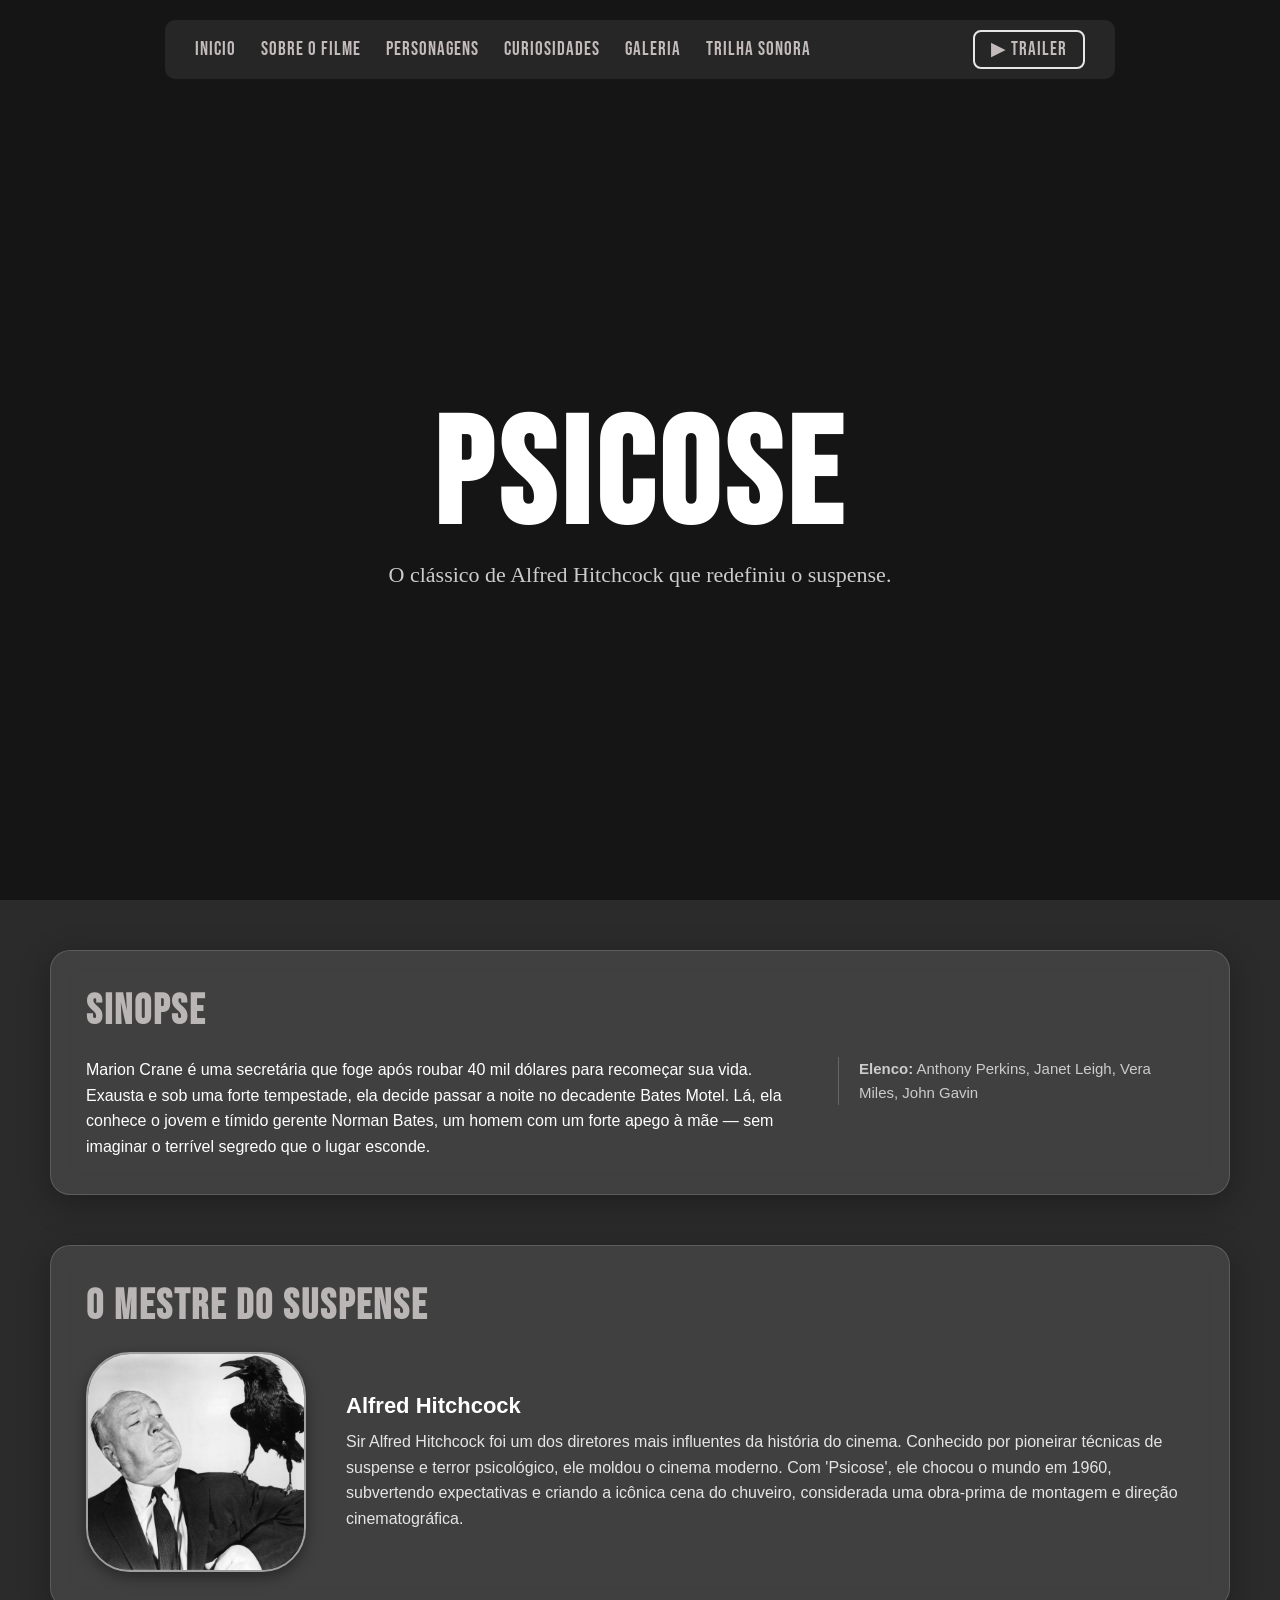
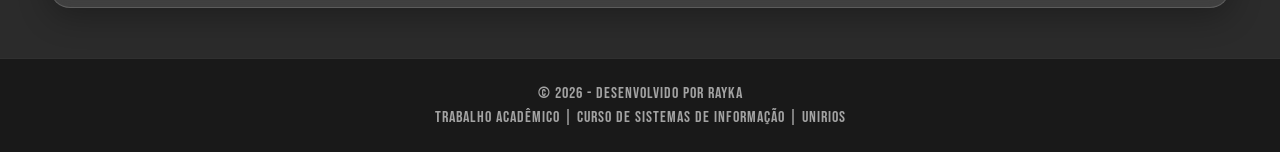
<file: index.html>
<!DOCTYPE html>
<html lang="pt-br">
<head>
    <meta charset="UTF-8">
    <meta name="viewport" content="width=device-width, initial-scale=1.0">
    <title>Psicose</title>
    <link rel="preconnect" href="https://fonts.googleapis.com">
    <link rel="preconnect" href="https://fonts.gstatic.com" crossorigin>
    <link href="https://fonts.googleapis.com/css2?family=Bebas+Neue&display=swap" rel="stylesheet">
    <link rel="stylesheet" href="css/style.css">
</head>
<body>

<div class="fundo-site">
    <video autoplay loop muted playsinline preload="auto" class="video-fundo">
        <source src="./videos/videoplayback.mp4" type="video/mp4">
    </video>
    <div class="camada-escura"></div>
</div>
    <div class="conteudo-site">
        
        <header id="cabecalho">
            <nav id="menu">
                <ul>
                    <li><a href="index.html">INICIO</a></li>
                    <li><a href="pages/sobre.html">SOBRE O FILME</a></li>
                    <li><a href="pages/personagens.html">PERSONAGENS</a></li>
                    <li><a href="pages/curiosidades.html">CURIOSIDADES</a></li>
                    <li><a href="pages/galeria.html">GALERIA</a></li>
                    <li><a href="pages/trilha-sonora.html">TRILHA SONORA</a></li>
                </ul>
                    <a href="https://youtu.be/BwVKSGu8wEA?si=iyIcvE0Y4jxxfkqZ" target="_blank" class="btn-trailer">
                        ▶ TRAILER
                </a>
            </nav>
        </header>

        <main class="secao-principal">
            <div class="titulo-central">
                <h1>PSICOSE</h1>
                <p>O clássico de Alfred Hitchcock que redefiniu o suspense.</p>
            </div>
        </main>
    </div>

        <div class="container-cards-netflix">
            <section class="card-netflix">
                <h2 class="titulo-card">SINOPSE</h2>
                <div class="conteudo-sinopse-grid">
                    <div class="texto-sinopse">
                        <p>Marion Crane é uma secretária que foge após roubar 40 mil dólares para recomeçar sua vida. Exausta e sob uma forte tempestade, ela decide passar a noite no decadente Bates Motel. Lá, ela conhece o jovem e tímido gerente Norman Bates, um homem com um forte apego à mãe — sem imaginar o terrível segredo que o lugar esconde.</p>
                    </div>
                    <div class="elenco-sinopse">
                        <p><strong>Elenco:</strong> Anthony Perkins, Janet Leigh, Vera Miles, John Gavin</p>
                    </div>
                </div>
            </section>


            <section class="card-netflix">
                <h2 class="titulo-card">O MESTRE DO SUSPENSE</h2>
                <div class="conteudo-autor-grid">
                    <img src="./images/personagens/alfred_hitchcock.jpg" alt="Alfred Hitchcock" class="foto-autor-card">
                    <div class="texto-autor">
                        <h3>Alfred Hitchcock</h3>
                        <p>Sir Alfred Hitchcock foi um dos diretores mais influentes da história do cinema. Conhecido por pioneirar técnicas de suspense e terror psicológico, ele moldou o cinema moderno. Com 'Psicose', ele chocou o mundo em 1960, subvertendo expectativas e criando a icônica cena do chuveiro, considerada uma obra-prima de montagem e direção cinematográfica.</p>
                    </div>
                </div>
            </section>
        </div>
       <footer class="rodape-academic">
    <div class="conteudo-rodape">
        <p>&copy; 2026 - Desenvolvido por Rayka</p>
        <p>Trabalho Acadêmico | Curso de Sistemas de Informação | UniRios</p>
    </div>
</footer> 
</body>
</file>
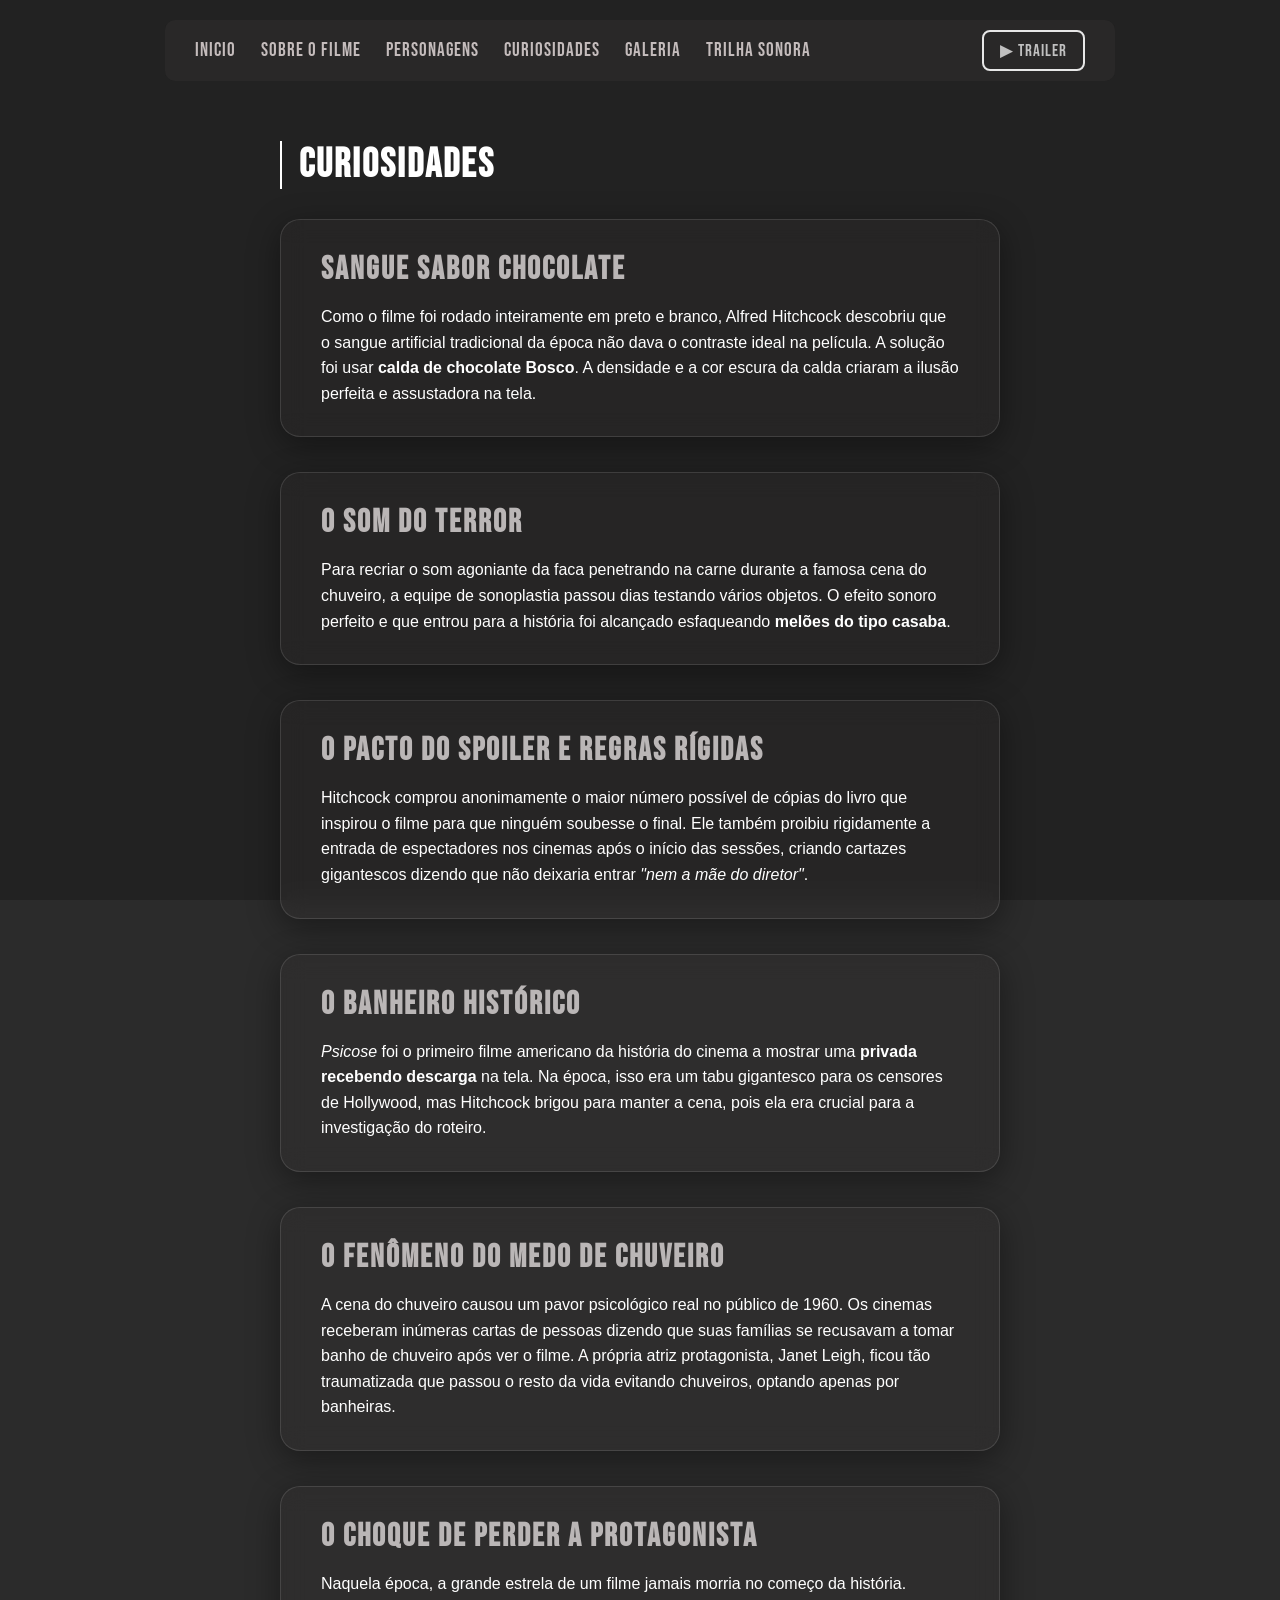
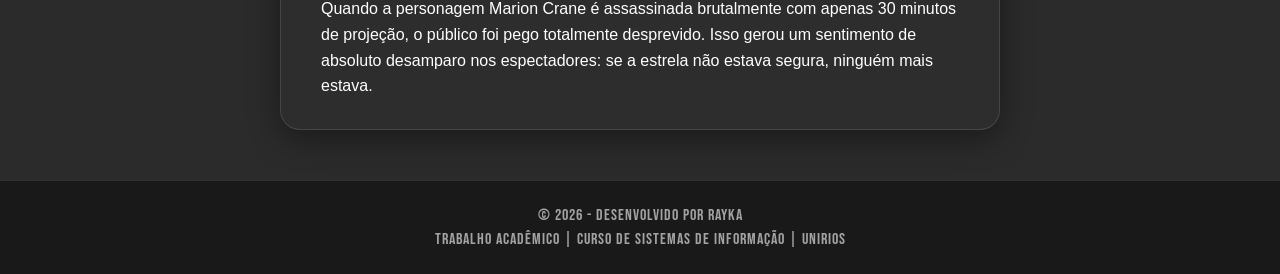
<file: pages/curiosidades.html>
<!DOCTYPE html>
<html lang="pt-br">
<head>
    <meta charset="UTF-8">
    <meta name="viewport" content="width=device-width, initial-scale=1.0">
    <title>Psicose - Personagens</title>
    <link rel="preconnect" href="https://fonts.googleapis.com">
    <link rel="preconnect" href="https://fonts.gstatic.com" crossorigin>
    <link href="https://fonts.googleapis.com/css2?family=Bebas+Neue&display=swap" rel="stylesheet">
    <link rel="stylesheet" href="../css/style.css"> 
</head>
<body>

<div class="fundo-site-curiosidades">
    <video autoplay loop muted playsinline class="video-exclusivo-curiosidades">
        <source src="../videos/videoplayback.mp4" type="video/mp4">
    </video>
    <div class="camada-escura-curiosidades"></div>
</div>

<header id="cabecalho">
    <nav id="menu">
        <ul>
            <li><a href="../index.html">INICIO</a></li>
            <li><a href="sobre.html">Sobre O FILME</a></li>
            <li><a href="personagens.html">PERSONAGENS</a></li>
            <li><a href="curiosidades.html">CURIOSIDADES</a></li>
            <li><a href="galeria.html">GALERIA</a></li>
            <li><a href="trilha-sonora.html">TRILHA SONORA</a></li>
        </ul>
        <button class="btn-trailer">▶ TRAILER</button>
    </nav>
</header>

<div class="conteudo-curiosidades">
    <h1 class="titulo-pagina">CURIOSIDADES</h1>

    <div class="grid-sobre">
            
            <div class="card-sobre">
                <h2>Sangue Sabor Chocolate </h2>
                <p>
                    Como o filme foi rodado inteiramente em preto e branco, Alfred Hitchcock descobriu que o sangue artificial tradicional da época não dava o contraste ideal na película. A solução foi usar <strong>calda de chocolate Bosco</strong>. A densidade e a cor escura da calda criaram a ilusão perfeita e assustadora na tela.
                </p>
            </div>

            <div class="card-sobre">
                <h2>O Som do Terror </h2>
                <p>
                    Para recriar o som agoniante da faca penetrando na carne durante a famosa cena do chuveiro, a equipe de sonoplastia passou dias testando vários objetos. O efeito sonoro perfeito e que entrou para a história foi alcançado esfaqueando <strong>melões do tipo casaba</strong>.
                </p>
            </div>

            <div class="card-sobre">
                <h2>O Pacto do Spoiler e Regras Rígidas </h2>
                <p>
                    Hitchcock comprou anonimamente o maior número possível de cópias do livro que inspirou o filme para que ninguém soubesse o final. Ele também proibiu rigidamente a entrada de espectadores nos cinemas após o início das sessões, criando cartazes gigantescos dizendo que não deixaria entrar <em>"nem a mãe do diretor"</em>.
                </p>
            </div>

            <div class="card-sobre">
                <h2>O Banheiro Histórico </h2>
                <p>
                    <em>Psicose</em> foi o primeiro filme americano da história do cinema a mostrar uma <strong>privada recebendo descarga</strong> na tela. Na época, isso era um tabu gigantesco para os censores de Hollywood, mas Hitchcock brigou para manter a cena, pois ela era crucial para a investigação do roteiro.
                </p>
            </div>

            <div class="card-sobre">
                <h2>O Fenômeno do Medo de Chuveiro </h2>
                <p>
                    A cena do chuveiro causou um pavor psicológico real no público de 1960. Os cinemas receberam inúmeras cartas de pessoas dizendo que suas famílias se recusavam a tomar banho de chuveiro após ver o filme. A própria atriz protagonista, Janet Leigh, ficou tão traumatizada que passou o resto da vida evitando chuveiros, optando apenas por banheiras.
                </p>
            </div>

            <div class="card-sobre">
                <h2>O Choque de Perder a Protagonista </h2>
                <p>
                    Naquela época, a grande estrela de um filme jamais morria no começo da história. Quando a personagem Marion Crane é assassinada brutalmente com apenas 30 minutos de projeção, o público foi pego totalmente desprevido. Isso gerou um sentimento de absoluto desamparo nos espectadores: se a estrela não estava segura, ninguém mais estava.
                </p>
            </div>

        </div>
    </main>
</div>
<footer class="rodape-academic">
    <div class="conteudo-rodape">
        <p>&copy; 2026 - Desenvolvido por Rayka</p>
        <p>Trabalho Acadêmico | Curso de Sistemas de Informação | UniRios</p>
    </div>
</footer>
</body>
</html>
</file>
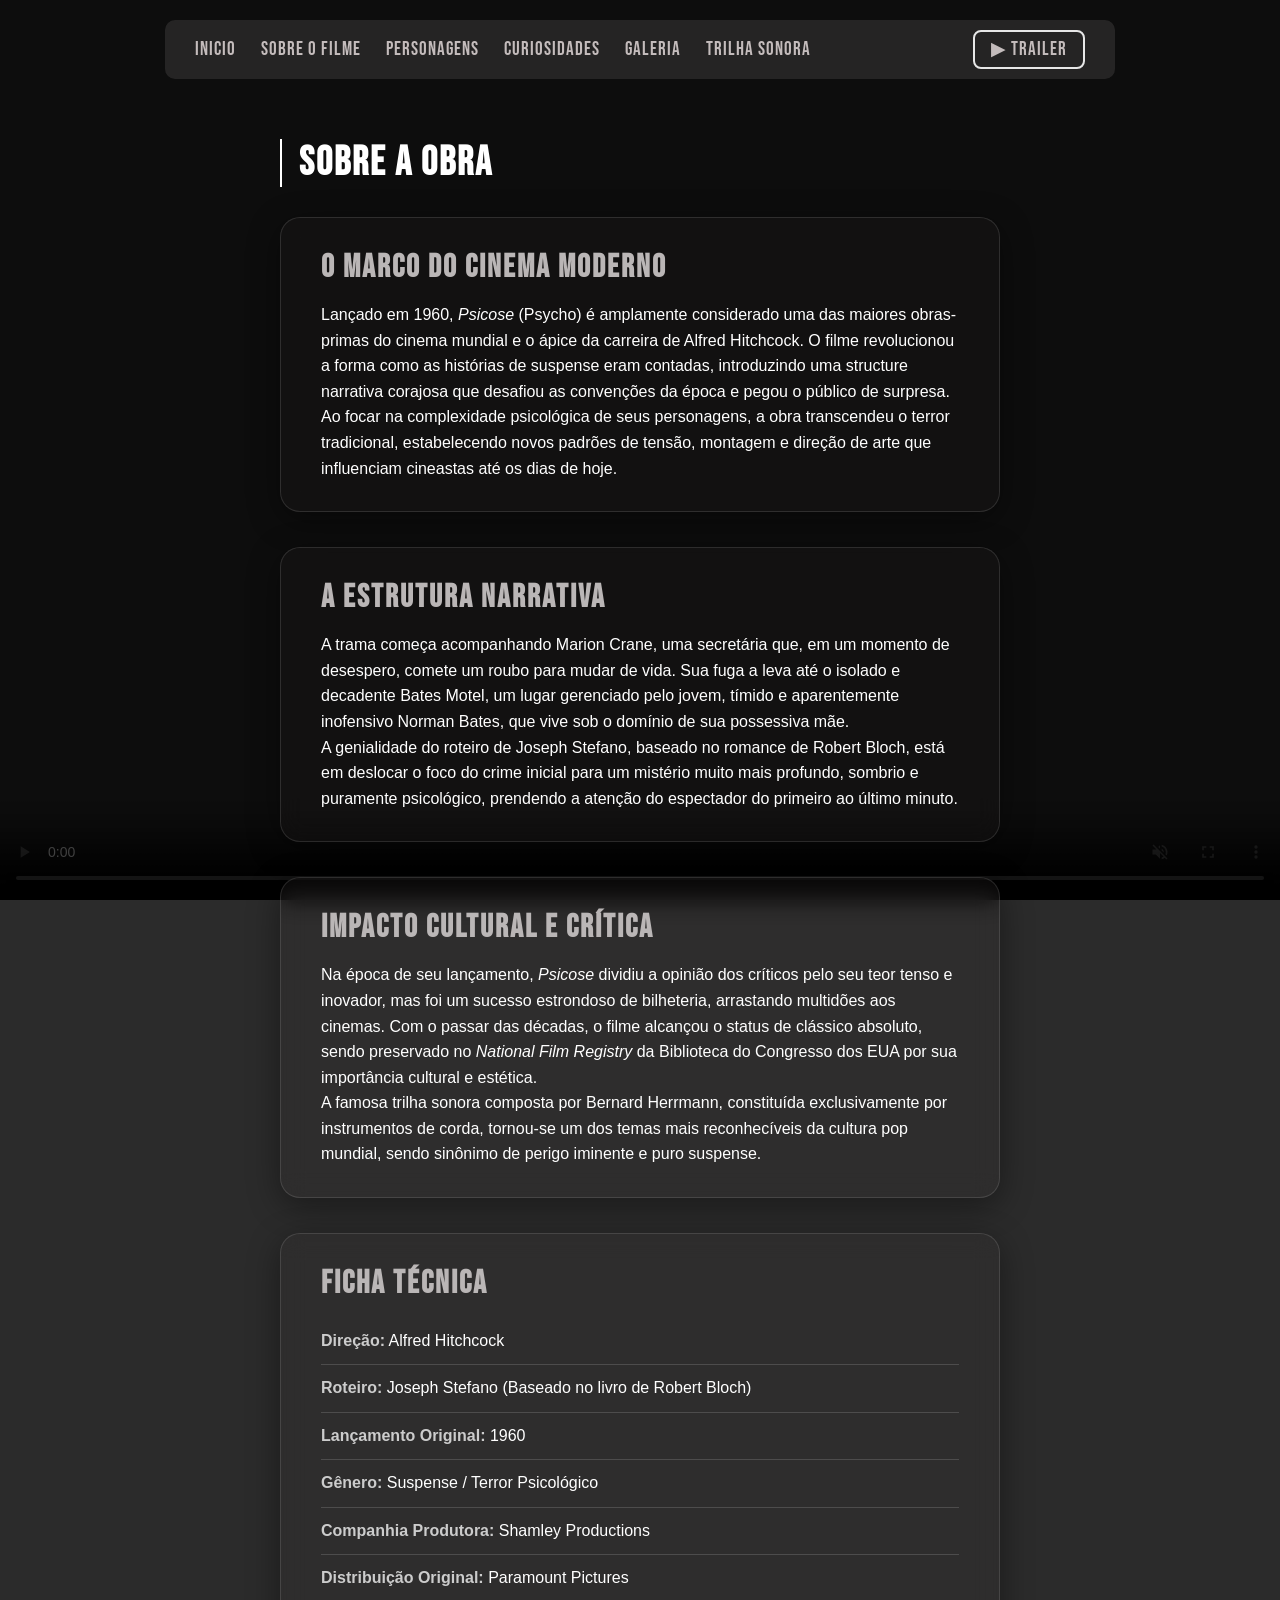
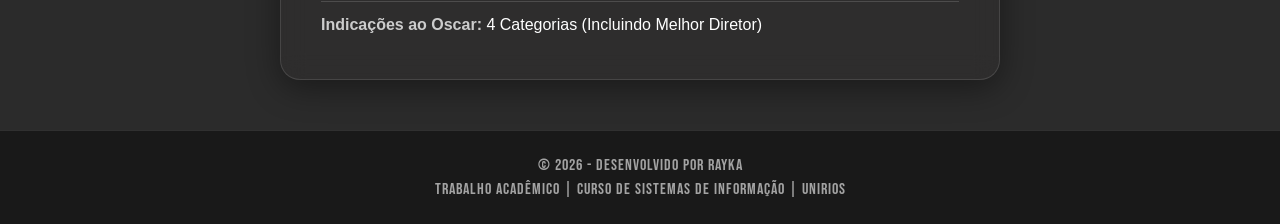
<file: pages/sobre.html>
<!DOCTYPE html>
<html lang="pt-br">
<head>
    <meta charset="UTF-8">
    <meta name="viewport" content="width=device-width, initial-scale=1.0">
    <title>Psicose - Sobre o Filme</title>
    <link rel="preconnect" href="https://fonts.googleapis.com">
    <link rel="preconnect" href="https://fonts.gstatic.com" crossorigin>
    <link href="https://fonts.googleapis.com/css2?family=Bebas+Neue&display=swap" rel="stylesheet">
    <link rel="stylesheet" href="../css/style.css"> 
</head>
<body>
<div class="fundo-site-sobre">
    <video controls autoplay muted loop width="500" class="video-exclusivo-sobre">
    <source src="../videos/videoplayback.mp4" type="video/mp4" 
    </video>
    <div class="camada-escura-sobre"></div>
</div>

<header id="cabecalho">
    <nav id="menu">
    <ul>
        <li><a href="../index.html">INICIO</a></li>
        <li><a href="sobre.html">Sobre O FILME</a></li>
        <li><a href="personagens.html">PERSONAGENS</a></li>
        <li><a href="curiosidades.html">CURIOSIDADES</a></li>
        <li><a href="galeria.html">GALERIA</a></li>
        <li><a href="trilha-sonora.html">TRILHA SONORA</a></li>
    </ul>
    <a href="https://youtu.be/BwVKSGu8wEA?si=iyIcvE0Y4jxxfkqZ" target="_blank" class="btn-trailer">
        ▶ TRAILER
    </a>
    </nav>
</header>


    <div class="conteudo-site-sobre">
        <main class="secao-sobre">
            <h1 class="titulo-pagina">SOBRE A OBRA</h1>

            <div class="grid-sobre">
                
                <div class="card-sobre">
                    <h2>O Marco do Cinema Moderno</h2>
                    <p>
                        Lançado em 1960, <em>Psicose</em> (Psycho) é amplamente considerado uma das maiores obras-primas do cinema mundial e o ápice da carreira de Alfred Hitchcock. O filme revolucionou a forma como as histórias de suspense eram contadas, introduzindo uma structure narrativa corajosa que desafiou as convenções da época e pegou o público de surpresa.
                    </p>
                    <p>
                        Ao focar na complexidade psicológica de seus personagens, a obra transcendeu o terror tradicional, estabelecendo novos padrões de tensão, montagem e direção de arte que influenciam cineastas até os dias de hoje.
                    </p>
                </div>

                <div class="card-sobre">
                    <h2>A Estrutura Narrativa</h2>
                    <p>
                        A trama começa acompanhando Marion Crane, uma secretária que, em um momento de desespero, comete um roubo para mudar de vida. Sua fuga a leva até o isolado e decadente Bates Motel, um lugar gerenciado pelo jovem, tímido e aparentemente inofensivo Norman Bates, que vive sob o domínio de sua possessiva mãe.
                    </p>
                    <p>
                        A genialidade do roteiro de Joseph Stefano, baseado no romance de Robert Bloch, está em deslocar o foco do crime inicial para um mistério muito mais profundo, sombrio e puramente psicológico, prendendo a atenção do espectador do primeiro ao último minuto.
                    </p>
                </div>

                <div class="card-sobre">
                    <h2>Impacto Cultural e Crítica</h2>
                    <p>
                        Na época de seu lançamento, <em>Psicose</em> dividiu a opinião dos críticos pelo seu teor tenso e inovador, mas foi um sucesso estrondoso de bilheteria, arrastando multidões aos cinemas. Com o passar das décadas, o filme alcançou o status de clássico absoluto, sendo preservado no <em>National Film Registry</em> da Biblioteca do Congresso dos EUA por sua importância cultural e estética.
                    </p>
                    <p>
                        A famosa trilha sonora composta por Bernard Herrmann, constituída exclusivamente por instrumentos de corda, tornou-se um dos temas mais reconhecíveis da cultura pop mundial, sendo sinônimo de perigo iminente e puro suspense.
                    </p>
                </div>

                <div class="card-sobre">
                    <h2>Ficha Técnica</h2>
                    <ul class="lista-tecnica">
                        <li><strong>Direção:</strong> Alfred Hitchcock</li>
                        <li><strong>Roteiro:</strong> Joseph Stefano (Baseado no livro de Robert Bloch)</li>
                        <li><strong>Lançamento Original:</strong> 1960</li>
                        <li><strong>Gênero:</strong> Suspense / Terror Psicológico</li>
                        <li><strong>Companhia Produtora:</strong> Shamley Productions</li>
                        <li><strong>Distribuição Original:</strong> Paramount Pictures</li>
                        <li><strong>Indicações ao Oscar:</strong> 4 Categorias (Incluindo Melhor Diretor)</li>
                    </ul>
                </div>

            </div>
        </main>
    </div>
<footer class="rodape-academic">
    <div class="conteudo-rodape">
        <p>&copy; 2026 - Desenvolvido por Rayka</p>
        <p>Trabalho Acadêmico | Curso de Sistemas de Informação | UniRios</p>
    </div>
</footer>
</body>
</html>
</file>
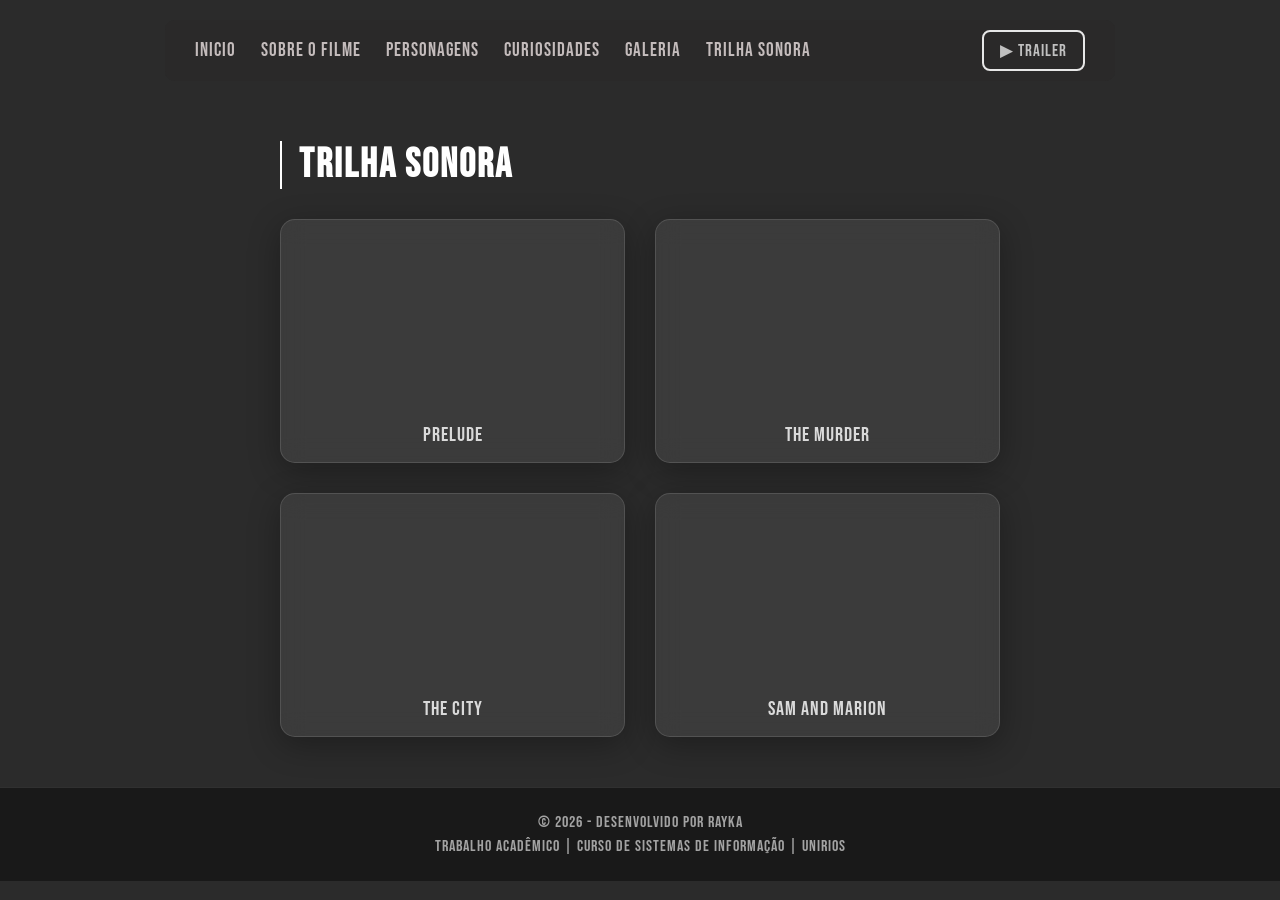
<file: pages/trilha-sonora.html>
<!DOCTYPE html>
<html lang="pt-br">
<head>
    <meta charset="UTF-8">
    <meta name="viewport" content="width=device-width, initial-scale=1.0">
    <title>Psicose - Personagens</title>
    <link rel="preconnect" href="https://fonts.googleapis.com">
    <link rel="preconnect" href="https://fonts.gstatic.com" crossorigin>
    <link href="https://fonts.googleapis.com/css2?family=Bebas+Neue&display=swap" rel="stylesheet">
    <link rel="stylesheet" href="../css/style.css"> 
</head>
<body>

<div class="fundo-site-trilha-sonora">
    <video autoplay loop muted playsinline class="video-exclusivo-trilha-sonora">
        <source src="../videos/videoplayback.mp4" type="video/mp4">
    </video>
    <div class="camada-escura-trilha-sonora"></div>
</div>

<header id="cabecalho">
    <nav id="menu">
        <ul>
            <li><a href="../index.html">INICIO</a></li>
            <li><a href="sobre.html">Sobre O FILME</a></li>
            <li><a href="personagens.html">PERSONAGENS</a></li>
            <li><a href="curiosidades.html">CURIOSIDADES</a></li>
            <li><a href="galeria.html">GALERIA</a></li>
            <li><a href="trilha sonora.html">TRILHA SONORA</a></li>
        </ul>
        <button class="btn-trailer">▶ TRAILER</button>
    </nav>
</header>

<div class="conteudo-trilha-sonora">
    <h1 class="titulo-pagina">TRILHA SONORA</h1>

      <div class="grid-trilha">

        <div class="card-trilha">
            <div class="video-wrapper">
                <iframe width="560" height="315" src="https://www.youtube.com/embed/w5Sqv_45A5c?si=m8VIhQjcAiqWYicT" title="YouTube video player" frameborder="0" allow="accelerometer; autoplay; clipboard-write; encrypted-media; gyroscope; picture-in-picture; web-share" referrerpolicy="strict-origin-when-cross-origin" allowfullscreen></iframe>
            </div>
            <p class="nome-trilha">Prelude</p>
        </div>

        <div class="card-trilha">
            <div class="video-wrapper">
                <iframe width="560" height="315" src="https://www.youtube.com/embed/gcQVMhL-PgY?si=88RaFMc3unlegRI4" title="YouTube video player" frameborder="0" allow="accelerometer; autoplay; clipboard-write; encrypted-media; gyroscope; picture-in-picture; web-share" referrerpolicy="strict-origin-when-cross-origin" allowfullscreen></iframe>
            </div>
            <p class="nome-trilha">The murder</p>
        </div>

        <div class="card-trilha">
            <div class="video-wrapper">
               <iframe width="560" height="315" src="https://www.youtube.com/embed/z3sfeBxIQmU?si=pi1GvpypRmz9GMpd" title="YouTube video player" frameborder="0" allow="accelerometer; autoplay; clipboard-write; encrypted-media; gyroscope; picture-in-picture; web-share" referrerpolicy="strict-origin-when-cross-origin" allowfullscreen></iframe>
            </div>
            <p class="nome-trilha">The city</p>
        </div>

        <div class="card-trilha">
            <div class="video-wrapper">
               <iframe width="560" height="315" src="https://www.youtube.com/embed/Ojw-P5NBLhI?si=8Kf4AvWYWir5DHEM" title="YouTube video player" frameborder="0" allow="accelerometer; autoplay; clipboard-write; encrypted-media; gyroscope; picture-in-picture; web-share" referrerpolicy="strict-origin-when-cross-origin" allowfullscreen></iframe>
            </div>
            <p class="nome-trilha">Sam and Marion</p>
             </div>
        </div>
    </div>
</div>
<footer class="rodape-academic">
    <div class="conteudo-rodape">
        <p>&copy; 2026 - Desenvolvido por Rayka</p>
        <p>Trabalho Acadêmico | Curso de Sistemas de Informação | UniRios</p>
    </div>
</footer>
</body>
</html>
</file>
<file: css/style.css>
* {
    margin: 0;
    padding: 0;
    box-sizing: border-box;
}

html, body {
    width: 100%;
    min-height: 100%;
    overflow-x: hidden;
    background-color: #2b2b2b;
}

/* Páginas com vídeo de fundo não precisam do background cinza */
body:has(.conteudo-site),
body:has(.conteudo-site-sobre),
body:has(.conteudo-personagens),
body:has(.conteudo-curiosidades),
body:has(.conteudo-galeria),
body:has(.conteudo-trilha-sonora) {
    background-color: transparent;
}


/* ============================================================
   VÍDEOS DE FUNDO
   ============================================================ */

.fundo-site,
.fundo-site-sobre,
.fundo-site-personagens,
.fundo-site-curiosidades,
.fundo-site-galeria,
.fundo-site-trilha-sonora
{
    position: fixed;
    inset: 0;
    z-index: -1;
}

/* Vídeo da home */
.video-fundo {
    position: absolute;
    top: 50%;
    left: 50%;
    min-width: 100%;
    min-height: 100%;
    width: auto;
    height: auto;
    object-fit: cover;
    transform: translate(-50%, -50%);
    z-index: 1;
}

/* Vídeos das páginas internas */
.video-exclusivo-sobre,
.video-exclusivo-personagens,
.video-exclusivo-curiosidades,
.video-exclusivo-galeria,
.video-exclusivo-trilha-sonora
{
    position: absolute;
    inset: 0;
    width: 100%;
    height: 100%;
    object-fit: cover;
    filter: brightness(25%);
}


/* ============================================================
   CAMADAS ESCURAS
   ============================================================ */
.camada-escura {
    position: absolute;
    inset: 0;
    background-color: rgba(0, 0, 0, 0.5);
    z-index: 1;
}

.camada-escura-sobre {
    position: absolute;
    inset: 0;
    background: rgba(0, 0, 0, 0.78);
}

.camada-escura-personagens,
.camada-escura-curiosidades,
.camada-escura-galeria
.camada-escura-trilha-sonora
{
    position: absolute;
    inset: 0;
    background: rgba(0, 0, 0, 0.2);
}


/* ============================================================
   MENU / CABEÇALHO
   ============================================================ */
#cabecalho {
    width: 100%;
    padding: 20px 0;
}

#menu {
    display: flex;
    justify-content: space-between;
    align-items: center;
    max-width: 950px;
    width: 90%;
    margin: 0 auto;
    padding: 10px 30px;
    background-color: rgba(43, 42, 42, 0.85);
    backdrop-filter: blur(8px);
    -webkit-backdrop-filter: blur(8px);
    border-radius: 10px;
}

#menu ul {
    display: flex;
    list-style: none;
    gap: 25px;
    margin: 0;
    padding: 0;
    align-items: center;
}

#menu a {
    color: #c4bcbc;
    text-decoration: none;
    font-family: 'Bebas Neue', sans-serif;
    font-size: 19px;
    letter-spacing: 1px;
    line-height: 1;
    display: inline-block;
    transition: color 0.3s ease;
}

#menu li a:hover {
    color: #fffdfd;
}

.btn-trailer {
    display: inline-flex;
    align-items: center;
    gap: 8px;
    padding: 8px 16px;
    border: 2px solid #e7e7e7;
    color: #c0c0c0;
    background-color: transparent;
    border-radius: 8px;
    cursor: pointer;
    font-family: 'Bebas Neue', sans-serif;
    font-size: 17px;
    letter-spacing: 1px;
    transition: background-color 0.5s ease, color 0.5s ease;
    text-decoration: none;
}

.btn-trailer:hover {
    background-color: rgb(150, 147, 147);
    color: #fff;
}


/* ============================================================
   HOME (index.html)
   ============================================================ */
.conteudo-site {
    position: relative;
    z-index: 5;
    width: 100%;
    height: 100vh;
    display: flex;
    flex-direction: column;
    background: transparent;
}

.secao-principal {
    flex: 1;
    display: flex;
    justify-content: center;
    align-items: center;
    text-align: center;
    width: 100%;
}

.titulo-central {
    display: flex;
    flex-direction: column;
    align-items: center;
    max-width: 1000px;
    padding: 0 20px;
}

.titulo-central h1 {
    font-family: 'Bebas Neue', sans-serif;
    font-size: clamp(100px, 20vw, 150px);
    color: #fff;
    margin: 0;
    letter-spacing: 6px;
    line-height: 0.9;
}

.titulo-central p {
    font-family: 'Playfair Display', serif;
    font-size: clamp(16px, 2vw, 22px);
    color: #cccccc;
    margin: 15px 0 0 0;
}

.container-cards-central {
    width: 92%;
    max-width: 1400px;
    margin: 0 auto 40px auto;
    display: flex;
    flex-direction: column;
    gap: 30px;
}

.card-netflix {
    background-color: rgba(255, 255, 255, 0.1);
    backdrop-filter: blur(10px);
    border: 1px solid rgba(255, 255, 255, 0.15);
    border-radius: 20px;
    padding: 35px;
    box-shadow: 0 8px 32px rgba(0, 0, 0, 0.3);
    margin: 50px;
}

.titulo-card {
    font-family: 'Bebas Neue', sans-serif;
    font-size: 42px;
    color: #bab6b6;
    letter-spacing: 2px;
    margin-bottom: 20px;
}

.conteudo-sinopse-grid {
    display: grid;
    grid-template-columns: 2fr 1fr;
    gap: 40px;
}

.texto-sinopse p {
    font-family: Arial, sans-serif;
    font-size: 16px;
    line-height: 1.6;
    color: #ffffff;
}

.elenco-sinopse p {
    font-family: Arial, sans-serif;
    font-size: 15px;
    line-height: 1.6;
    color: #cccccc;
    border-left: 1px solid rgba(255, 255, 255, 0.2);
    padding-left: 20px;
}

.conteudo-autor-grid {
    display: flex;
    align-items: center;
    gap: 40px;
}

.foto-autor-card {
    width: 220px;
    height: 220px;
    object-fit: cover;
    border-radius: 20%;
    border: 2px solid rgba(255, 255, 255, 0.5);
    box-shadow: 0 5px 15px rgba(0, 0, 0, 0.4);
    flex-shrink: 0;
}

.texto-autor h3 {
    font-family: Arial, sans-serif;
    font-size: 22px;
    color: #ffffff;
    margin-bottom: 10px;
}

.texto-autor p {
    font-family: Arial, sans-serif;
    font-size: 16px;
    line-height: 1.6;
    color: #e5e5e5;
}


/* ============================================================
   TÍTULO DE PÁGINA (compartilhado entre páginas internas)
   ============================================================ */
.titulo-pagina {
    font-family: 'Bebas Neue', sans-serif;
    font-size: 2.5rem;
    text-transform: uppercase;
    letter-spacing: 2px;
    color: #ffffff;
    border-left: 2px solid #ffffff;
    padding-left: 17px;
    margin-top: 20px;
    margin-bottom: 30px;
}


/* ============================================================
   SOBRE O FILME (sobre.html)
   ============================================================ */
.conteudo-site-sobre {
    max-width: 760px;
    width: 90%;
    margin: 40px auto 50px auto;
    padding: 0 20px;
    position: relative;
    z-index: 5;
}

.grid-sobre {
    display: flex;
    flex-direction: column;
    gap: 35px;
}

.card-sobre {
    background-color: rgba(93, 77, 77, 0.08);
    backdrop-filter: blur(12px);
    -webkit-backdrop-filter: blur(12px);
    border: 1px solid rgba(255, 255, 255, 0.12);
    border-radius: 20px;
    padding: 30px 40px;
    box-shadow: 0 8px 32px rgba(0, 0, 0, 0.4);
}

.card-sobre h2 {
    font-family: 'Bebas Neue', sans-serif;
    font-size: 32px;
    color: #bab6b6;
    letter-spacing: 2px;
    margin-top: 0;
    margin-bottom: 15px;
}

.card-sobre p {
    font-family: Arial, sans-serif;
    font-size: 16px;
    line-height: 1.6;
    color: #ffffff;
}

.lista-tecnica {
    list-style: none;
    padding: 0;
    margin: 0;
}

.lista-tecnica li {
    font-family: Arial, sans-serif;
    font-size: 16px;
    padding: 12px 0;
    border-bottom: 1px solid rgba(255, 255, 255, 0.15);
    line-height: 1.4;
    color: #ffffff;
}

.lista-tecnica li:last-child {
    border-bottom: none;
}

.lista-tecnica strong {
    color: #cccccc;
    font-weight: 600;
}


/* ============================================================
   PERSONAGENS (personagens.html)
   ============================================================ */
.conteudo-personagens {
    max-width: 1000px;
    width: 90%;
    margin: 40px auto;
    padding: 0 20px;
    position: relative;
    z-index: 5;
}

.grid-personagens {
    display: flex;
    flex-wrap: wrap;
    gap: 30px;
    justify-content: center;
    margin-top: 30px;
}

.card-personagem {
    background-color: rgba(255, 255, 255, 0.08);
    backdrop-filter: blur(12px);
    -webkit-backdrop-filter: blur(12px);
    border: 1px solid rgba(255, 255, 255, 0.12);
    border-radius: 15px;
    padding: 15px;
    width: 220px;
    text-align: center;
    box-shadow: 0 8px 32px rgba(0, 0, 0, 0.3);
    transition: transform 0.3s ease;
    cursor: pointer;
}

.card-personagem:hover {
    transform: translateY(-5px);
}

.container-foto {
    width: 100%;
    height: 250px;
    border-radius: 10px;
    overflow: hidden;
    margin-bottom: 15px;
}

.foto-personagem {
    width: 100%;
    height: 100%;
    object-fit: cover;
    cursor: pointer;
}

.card-personagem h3 {
    font-family: 'Bebas Neue', sans-serif;
    font-size: 24px;
    color: #dadada;
    letter-spacing: 1px;
    margin: 0;
}


/* ============================================================
   CURIOSIDADES (curiosidades.html)
   ============================================================ */
.conteudo-curiosidades {
    max-width: 760px;
    width: 90%;
    margin: 40px auto 50px auto;
    padding: 0 20px;
    position: relative;
    z-index: 5;
}


/* ============================================================
   GALERIA (galeria.html)
   ============================================================ */
.conteudo-galeria {
    max-width: 1100px;
    width: 90%;
    margin: 40px auto 50px auto;
    padding: 0 20px;
    position: relative;
    z-index: 5;
}

.grid-galeria {
    display: grid;
    grid-template-columns: repeat(3, 1fr);
    gap: 15px;
    margin-top: 30px;
}

.item-galeria {
    border-radius: 12px;
    overflow: hidden;
    box-shadow: 0 8px 32px rgba(0, 0, 0, 0.4);
    transition: transform 0.3s ease;
}

.item-galeria:hover {
    transform: scale(1.03);
}

.foto-galeria {
    width: 100%;
    height: 220px;
    object-fit: cover;
    display: block;
    cursor: pointer;
}

/* ============================================================
   TRILHA SONORA (trilha_sonora.html)
   ============================================================ */
.conteudo-trilha-sonora {
    max-width: 760px;
    width: 90%;
    margin: 40px auto 50px auto;
    padding: 0 20px;
    position: relative;
    z-index: 5;
}

.grid-trilha {
    display: grid;
    grid-template-columns: repeat(2, 1fr);
    gap: 30px;
    margin-top: 30px;
}

.card-trilha {
    background-color: rgba(255, 255, 255, 0.08);
    backdrop-filter: blur(12px);
    border: 1px solid rgba(255, 255, 255, 0.12);
    border-radius: 15px;
    padding: 15px;
    box-shadow: 0 8px 32px rgba(0, 0, 0, 0.3);
}

.video-wrapper {
    position: relative;
    padding-bottom: 56.25%; /* proporção 16:9 */
    height: 0;
    overflow: hidden;
    border-radius: 10px;
}

.video-wrapper iframe {
    position: absolute;
    top: 0;
    left: 0;
    width: 100%;
    height: 100%;
}

.nome-trilha {
    font-family: 'Bebas Neue', sans-serif;
    font-size: 20px;
    color: #dadada;
    letter-spacing: 1px;
    margin-top: 12px;
    text-align: center;
}


/* ============================================================
   LIGHTBOX (compartilhado por personagens e galeria)
   ============================================================ */
.lightbox, .lightbox-galeria {
    position: fixed;
    inset: 0;
    z-index: 100;
    display: flex;
    align-items: center;
    justify-content: center;
    opacity: 0;
    pointer-events: none;
    transition: opacity 0.3s ease;
}

.lightbox.ativo {
    opacity: 1;
    pointer-events: all;
}

.lightbox-overlay {
    position: absolute;
    inset: 0;
    background: rgba(0, 0, 0, 0.85);
    cursor: pointer;
}

.lightbox-conteudo {
    position: relative;
    z-index: 101;
    display: flex;
    flex-direction: column;
    align-items: center;
    gap: 15px;
    transform: scale(0.85);
    transition: transform 0.3s ease;
}

.lightbox.ativo .lightbox-conteudo {
    transform: scale(1);
}

.lightbox-img, .lightbox-img-galeria {
    max-width: 90vw;
    max-height: 75vh;
    object-fit: contain;
    border-radius: 10px;
    box-shadow: 0 0 40px rgba(0, 0, 0, 0.3);
}

.lightbox-nome, .lightbox-nome-galeria {
    font-family: 'Bebas Neue', sans-serif;
    font-size: 28px;
    color: #ffffff;
    letter-spacing: 2px;
}

.lightbox-fechar {
    position: absolute;
    top: -40px;
    right: 0;
    background: none;
    border: none;
    color: #fff;
    font-size: 24px;
    cursor: pointer;
    transition: color 0.2s;
}

.lightbox-fechar:hover {
    color: #aaa;
}

.rodape-academic {
    background: rgba(20, 20, 20, 0.75); 
    backdrop-filter: blur(10px);       
    -webkit-backdrop-filter: blur(10px);
    border-top: 1px solid rgba(255, 255, 255, 0.1);
    padding: 20px 0;
    text-align: center;
    width: 100%;
    margin-top: 50px;
}

.conteudo-rodape p {
    font-family: 'Bebas Neue', sans-serif; 
    font-size: 16px;
    color: rgba(255, 255, 255, 0.6); 
    margin: 5px 0;
    letter-spacing: 1px;
}
</file>
